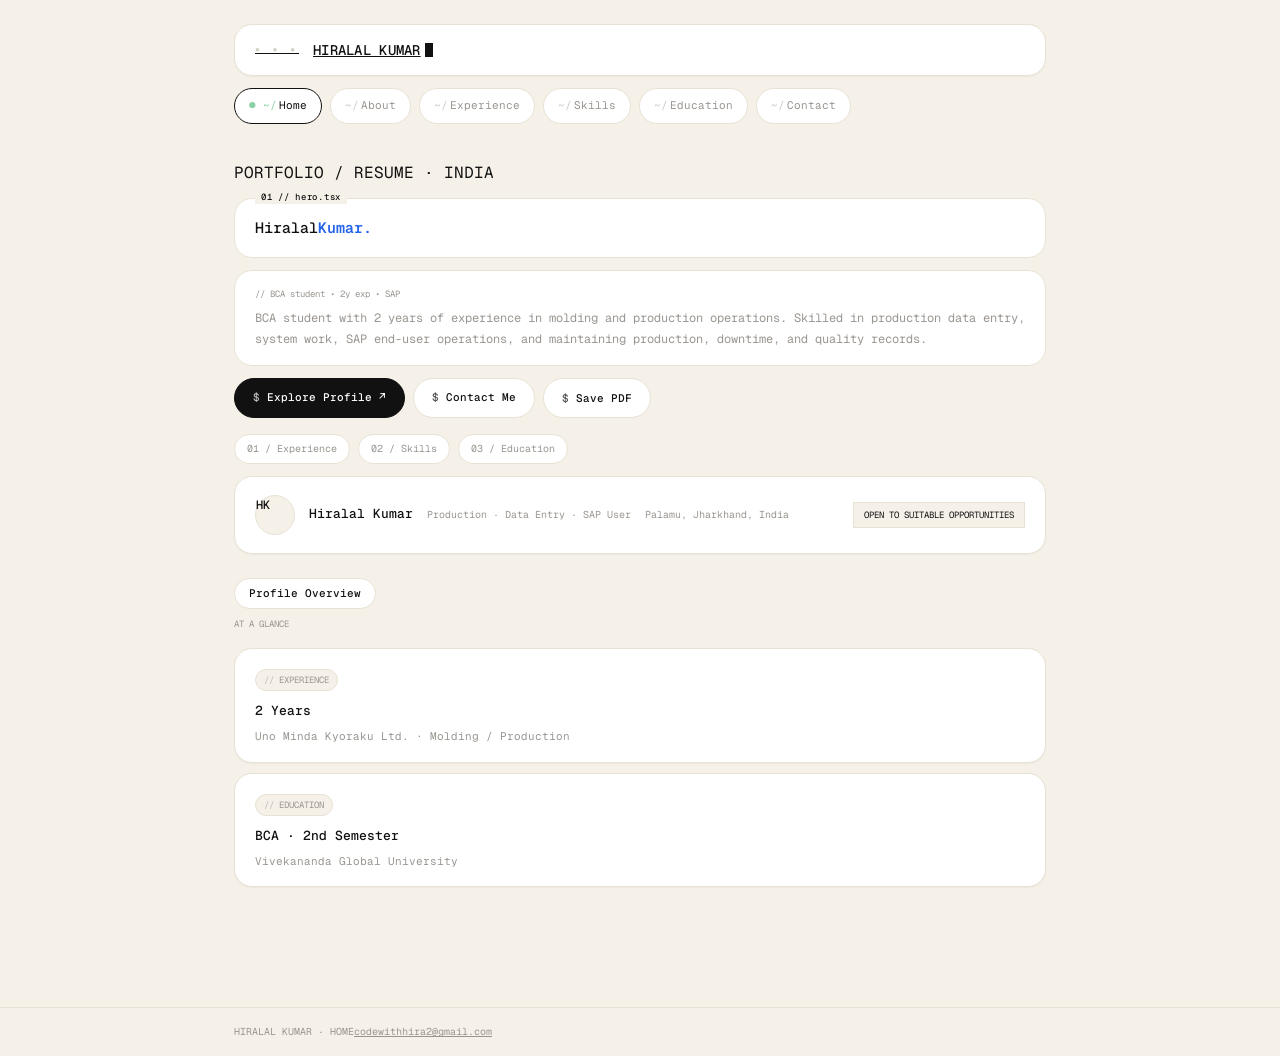
<file: index.html>
<!doctype html>
<html lang="en"><head><meta charset="utf-8"><meta name="viewport" content="width=device-width,initial-scale=1"><meta name="description" content="Home — Hiralal Kumar portfolio."><title>Home | Hiralal Kumar</title><link rel="stylesheet" href="style.css"></head>
<body><header><div class="wrap nav"><a class="brand" href="index.html">HIRALAL KUMAR<span>.</span></a><nav><a class="active" href="index.html">Home</a><a class="" href="about.html">About</a><a class="" href="experience.html">Experience</a><a class="" href="skills.html">Skills</a><a class="" href="education.html">Education</a><a class="" href="contact.html">Contact</a></nav></div></header><main class="wrap">
<div class="orbit"></div>
<div class="hero">
 <div><div class="eyebrow">PORTFOLIO / RESUME · INDIA</div><h1>Hiralal<br><em>Kumar.</em></h1>
 <p class="lead">BCA student with 2 years of experience in molding and production operations. Skilled in production data entry, system work, SAP end-user operations, and maintaining production, downtime, and quality records.</p>
 <div class="actions"><a class="btn" href="about.html">Explore Profile ↗</a><a class="btn secondary" href="contact.html">Contact Me</a><button class="btn secondary" onclick="window.print()">Save PDF</button></div>
 <div class="quick-links"><a href="experience.html">01 / Experience</a><a href="skills.html">02 / Skills</a><a href="education.html">03 / Education</a></div></div>
 <aside class="profile-card"><div class="avatar">HK</div><h2>Hiralal Kumar</h2><p>Production · Data Entry · SAP User</p><p>Palamu, Jharkhand, India</p><div class="status"><span class="dot"></span> OPEN TO SUITABLE OPPORTUNITIES</div></aside>
</div>
<section><div class="section-head"><h2 class="section-title">Profile Overview</h2><p>AT A GLANCE</p></div><div class="grid">
 <div class="card"><div class="meta">EXPERIENCE</div><h3>2 Years</h3><p>Uno Minda Kyoraku Ltd. · Molding / Production</p></div>
 <div class="card"><div class="meta">EDUCATION</div><h3>BCA · 2nd Semester</h3><p>Vivekananda Global University</p></div>
</div></section></main><footer><div class="wrap foot"><span>HIRALAL KUMAR · HOME</span><span><a href="mailto:codewithhira2@gmail.com">codewithhira2@gmail.com</a></span></div></footer></body></html>
</file>
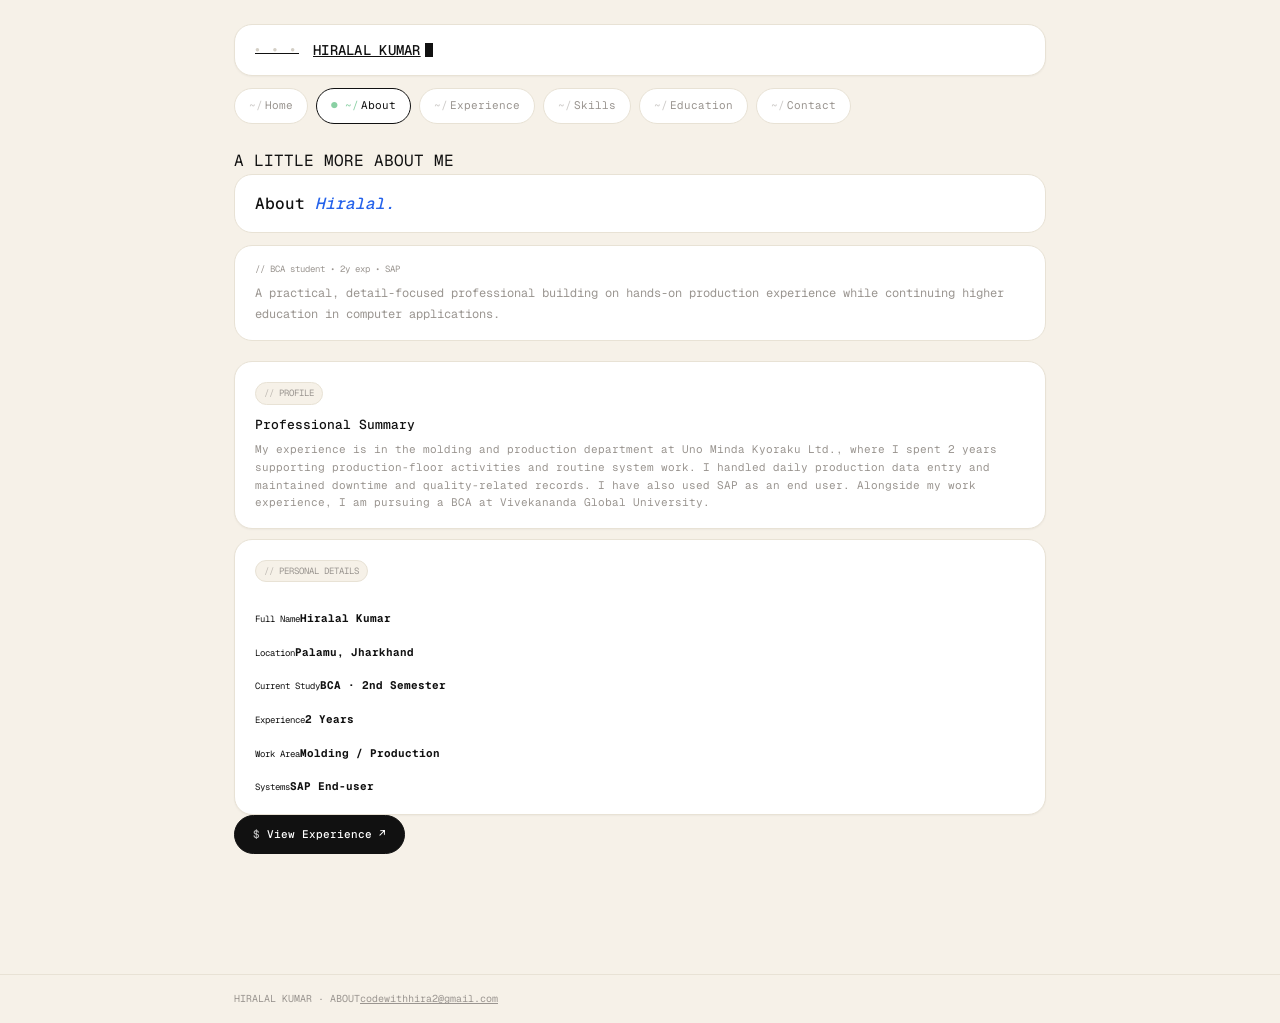
<file: about.html>
<!doctype html>
<html lang="en"><head><meta charset="utf-8"><meta name="viewport" content="width=device-width,initial-scale=1"><meta name="description" content="About — Hiralal Kumar portfolio."><title>About | Hiralal Kumar</title><link rel="stylesheet" href="style.css"></head>
<body><header><div class="wrap nav"><a class="brand" href="index.html">HIRALAL KUMAR<span>.</span></a><nav><a class="" href="index.html">Home</a><a class="active" href="about.html">About</a><a class="" href="experience.html">Experience</a><a class="" href="skills.html">Skills</a><a class="" href="education.html">Education</a><a class="" href="contact.html">Contact</a></nav></div></header><main class="wrap">
<div class="page-intro"><div class="eyebrow">A LITTLE MORE ABOUT ME</div><h1>About <em>Hiralal.</em></h1><p class="lead">A practical, detail-focused professional building on hands-on production experience while continuing higher education in computer applications.</p></div>
<div class="grid">
 <div class="card"><div class="meta">PROFILE</div><h3>Professional Summary</h3><p>My experience is in the molding and production department at Uno Minda Kyoraku Ltd., where I spent 2 years supporting production-floor activities and routine system work. I handled daily production data entry and maintained downtime and quality-related records. I have also used SAP as an end user. Alongside my work experience, I am pursuing a BCA at Vivekananda Global University.</p></div>
 <div class="card"><div class="meta">PERSONAL DETAILS</div><div class="facts">
 <div class="fact"><small>Full Name</small><strong>Hiralal Kumar</strong></div><div class="fact"><small>Location</small><strong>Palamu, Jharkhand</strong></div>
 <div class="fact"><small>Current Study</small><strong>BCA · 2nd Semester</strong></div><div class="fact"><small>Experience</small><strong>2 Years</strong></div>
 <div class="fact"><small>Work Area</small><strong>Molding / Production</strong></div><div class="fact"><small>Systems</small><strong>SAP End-user</strong></div></div></div>
</div>
<div class="actions"><a class="btn" href="experience.html">View Experience ↗</a></div></main><footer><div class="wrap foot"><span>HIRALAL KUMAR · ABOUT</span><span><a href="mailto:codewithhira2@gmail.com">codewithhira2@gmail.com</a></span></div></footer></body></html>
</file>
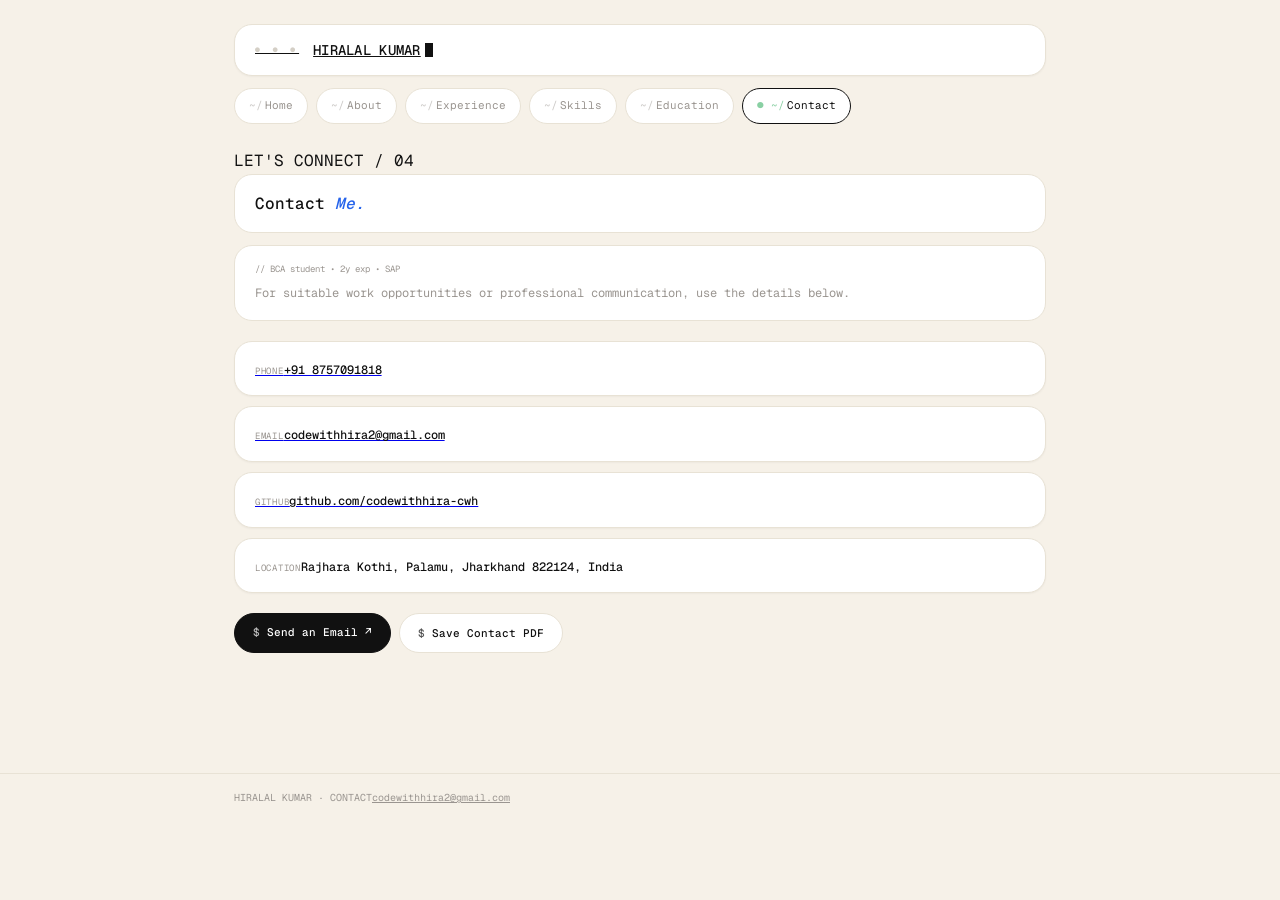
<file: contact.html>
<!doctype html>
<html lang="en"><head><meta charset="utf-8"><meta name="viewport" content="width=device-width,initial-scale=1"><meta name="description" content="Contact — Hiralal Kumar portfolio."><title>Contact | Hiralal Kumar</title><link rel="stylesheet" href="style.css"></head>
<body><header><div class="wrap nav"><a class="brand" href="index.html">HIRALAL KUMAR<span>.</span></a><nav><a class="" href="index.html">Home</a><a class="" href="about.html">About</a><a class="" href="experience.html">Experience</a><a class="" href="skills.html">Skills</a><a class="" href="education.html">Education</a><a class="active" href="contact.html">Contact</a></nav></div></header><main class="wrap">
<div class="page-intro"><div class="eyebrow">LET'S CONNECT / 04</div><h1>Contact <em>Me.</em></h1><p class="lead">For suitable work opportunities or professional communication, use the details below.</p></div>
<div class="contact-grid">
 <a class="contact-item" href="tel:+918757091818"><small>Phone</small><strong>+91 8757091818</strong></a>
 <a class="contact-item" href="mailto:codewithhira2@gmail.com"><small>Email</small><strong>codewithhira2@gmail.com</strong></a>
 <a class="contact-item" href="https://github.com/resuhira-zone" target="_blank" rel="noopener"><small>GitHub</small><strong>github.com/codewithhira-cwh</strong></a>
 <div class="contact-item"><small>Location</small><strong>Rajhara Kothi, Palamu, Jharkhand 822124, India</strong></div>
</div>
<div class="actions"><a class="btn" href="mailto:codewithhira2@gmail.com">Send an Email ↗</a><button class="btn secondary" onclick="window.print()">Save Contact PDF</button></div></main><footer><div class="wrap foot"><span>HIRALAL KUMAR · CONTACT</span><span><a href="mailto:codewithhira2@gmail.com">codewithhira2@gmail.com</a></span></div></footer></body></html>
</file>
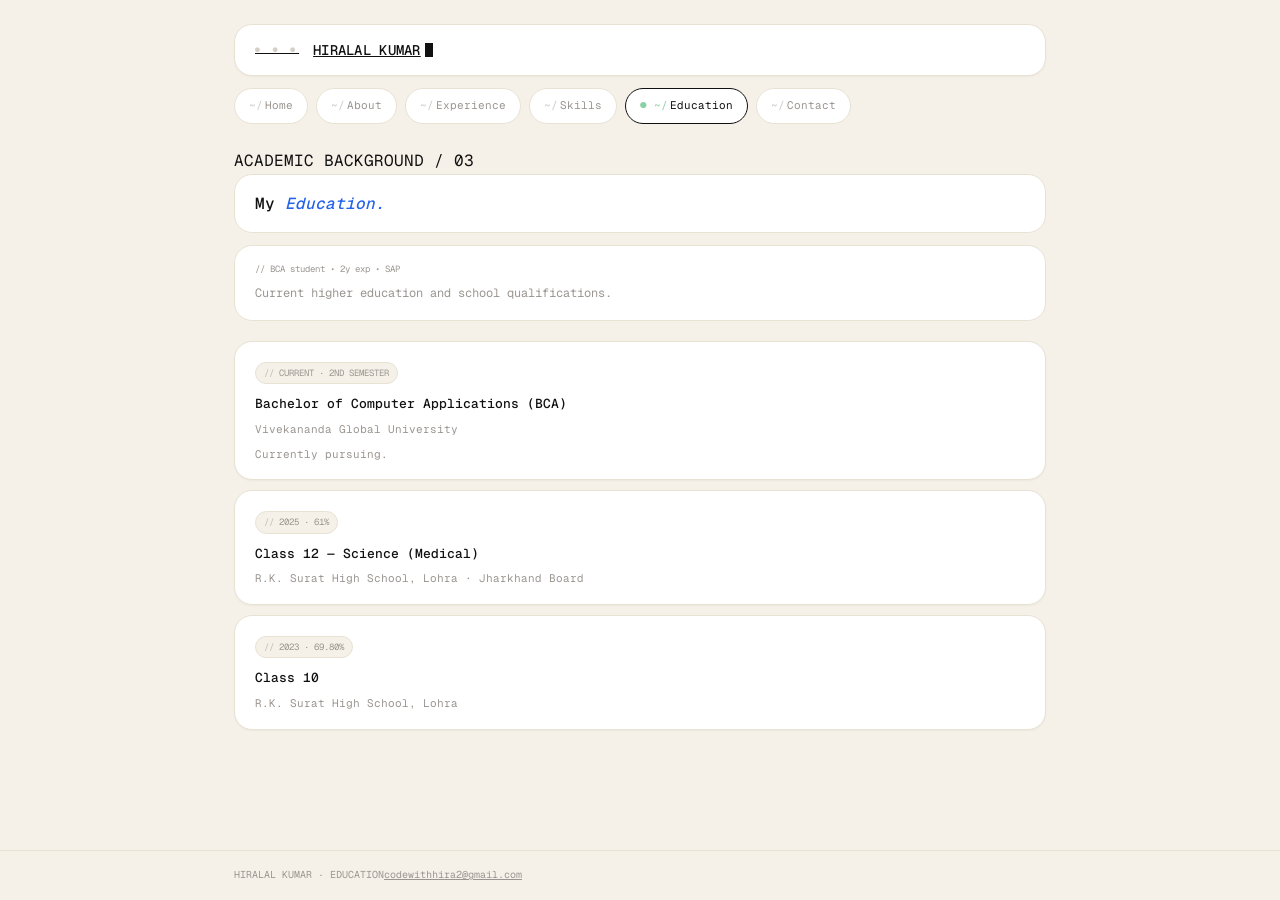
<file: education.html>
<!doctype html>
<html lang="en"><head><meta charset="utf-8"><meta name="viewport" content="width=device-width,initial-scale=1"><meta name="description" content="Education — Hiralal Kumar portfolio."><title>Education | Hiralal Kumar</title><link rel="stylesheet" href="style.css"></head>
<body><header><div class="wrap nav"><a class="brand" href="index.html">HIRALAL KUMAR<span>.</span></a><nav><a class="" href="index.html">Home</a><a class="" href="about.html">About</a><a class="" href="experience.html">Experience</a><a class="" href="skills.html">Skills</a><a class="active" href="education.html">Education</a><a class="" href="contact.html">Contact</a></nav></div></header><main class="wrap">
<div class="page-intro"><div class="eyebrow">ACADEMIC BACKGROUND / 03</div><h1>My <em>Education.</em></h1><p class="lead">Current higher education and school qualifications.</p></div>
<div class="timeline">
 <div class="card"><div class="meta">CURRENT · 2ND SEMESTER</div><h3>Bachelor of Computer Applications (BCA)</h3><p>Vivekananda Global University</p><p style="margin-top:7px">Currently pursuing.</p></div>
 <div class="grid">
  <div class="card"><div class="meta">2025 · 61%</div><h3>Class 12 — Science (Medical)</h3><p>R.K. Surat High School, Lohra · Jharkhand Board</p></div>
  <div class="card"><div class="meta">2023 · 69.80%</div><h3>Class 10</h3><p>R.K. Surat High School, Lohra</p></div>
 </div>
</div></main><footer><div class="wrap foot"><span>HIRALAL KUMAR · EDUCATION</span><span><a href="mailto:codewithhira2@gmail.com">codewithhira2@gmail.com</a></span></div></footer></body></html>
</file>
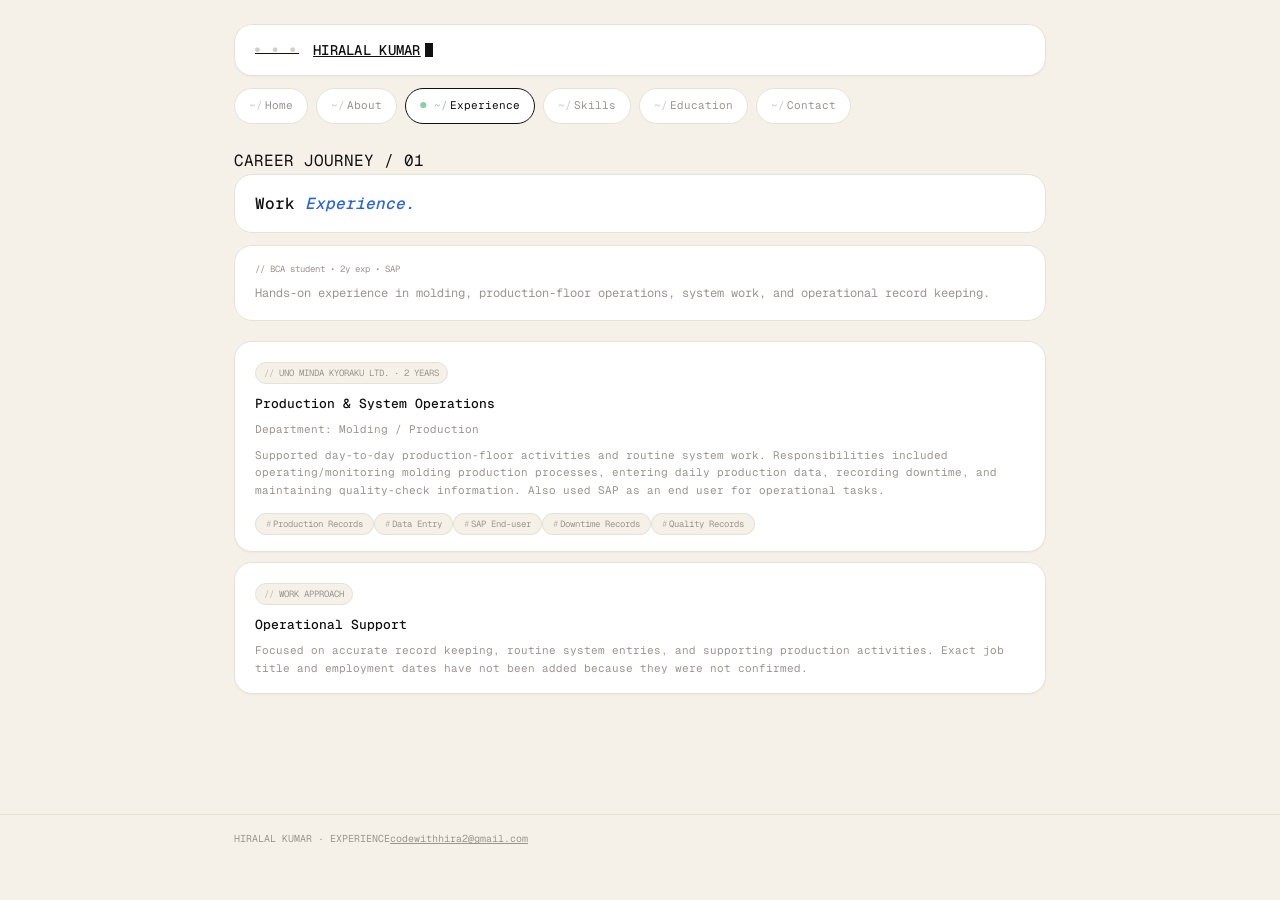
<file: experience.html>
<!doctype html>
<html lang="en"><head><meta charset="utf-8"><meta name="viewport" content="width=device-width,initial-scale=1"><meta name="description" content="Experience — Hiralal Kumar portfolio."><title>Experience | Hiralal Kumar</title><link rel="stylesheet" href="style.css"></head>
<body><header><div class="wrap nav"><a class="brand" href="index.html">HIRALAL KUMAR<span>.</span></a><nav><a class="" href="index.html">Home</a><a class="" href="about.html">About</a><a class="active" href="experience.html">Experience</a><a class="" href="skills.html">Skills</a><a class="" href="education.html">Education</a><a class="" href="contact.html">Contact</a></nav></div></header><main class="wrap">
<div class="page-intro"><div class="eyebrow">CAREER JOURNEY / 01</div><h1>Work <em>Experience.</em></h1><p class="lead">Hands-on experience in molding, production-floor operations, system work, and operational record keeping.</p></div>
<div class="timeline">
 <div class="card"><div class="meta">UNO MINDA KYORAKU LTD. · 2 YEARS</div><h3>Production & System Operations</h3><p>Department: Molding / Production</p><p style="margin-top:8px">Supported day-to-day production-floor activities and routine system work. Responsibilities included operating/monitoring molding production processes, entering daily production data, recording downtime, and maintaining quality-check information. Also used SAP as an end user for operational tasks.</p><div class="chips"><span class="chip">Production Records</span><span class="chip">Data Entry</span><span class="chip">SAP End-user</span><span class="chip">Downtime Records</span><span class="chip">Quality Records</span></div></div>
 <div class="card"><div class="meta">WORK APPROACH</div><h3>Operational Support</h3><p>Focused on accurate record keeping, routine system entries, and supporting production activities. Exact job title and employment dates have not been added because they were not confirmed.</p></div>
</div></main><footer><div class="wrap foot"><span>HIRALAL KUMAR · EXPERIENCE</span><span><a href="mailto:codewithhira2@gmail.com">codewithhira2@gmail.com</a></span></div></footer></body></html>
</file>
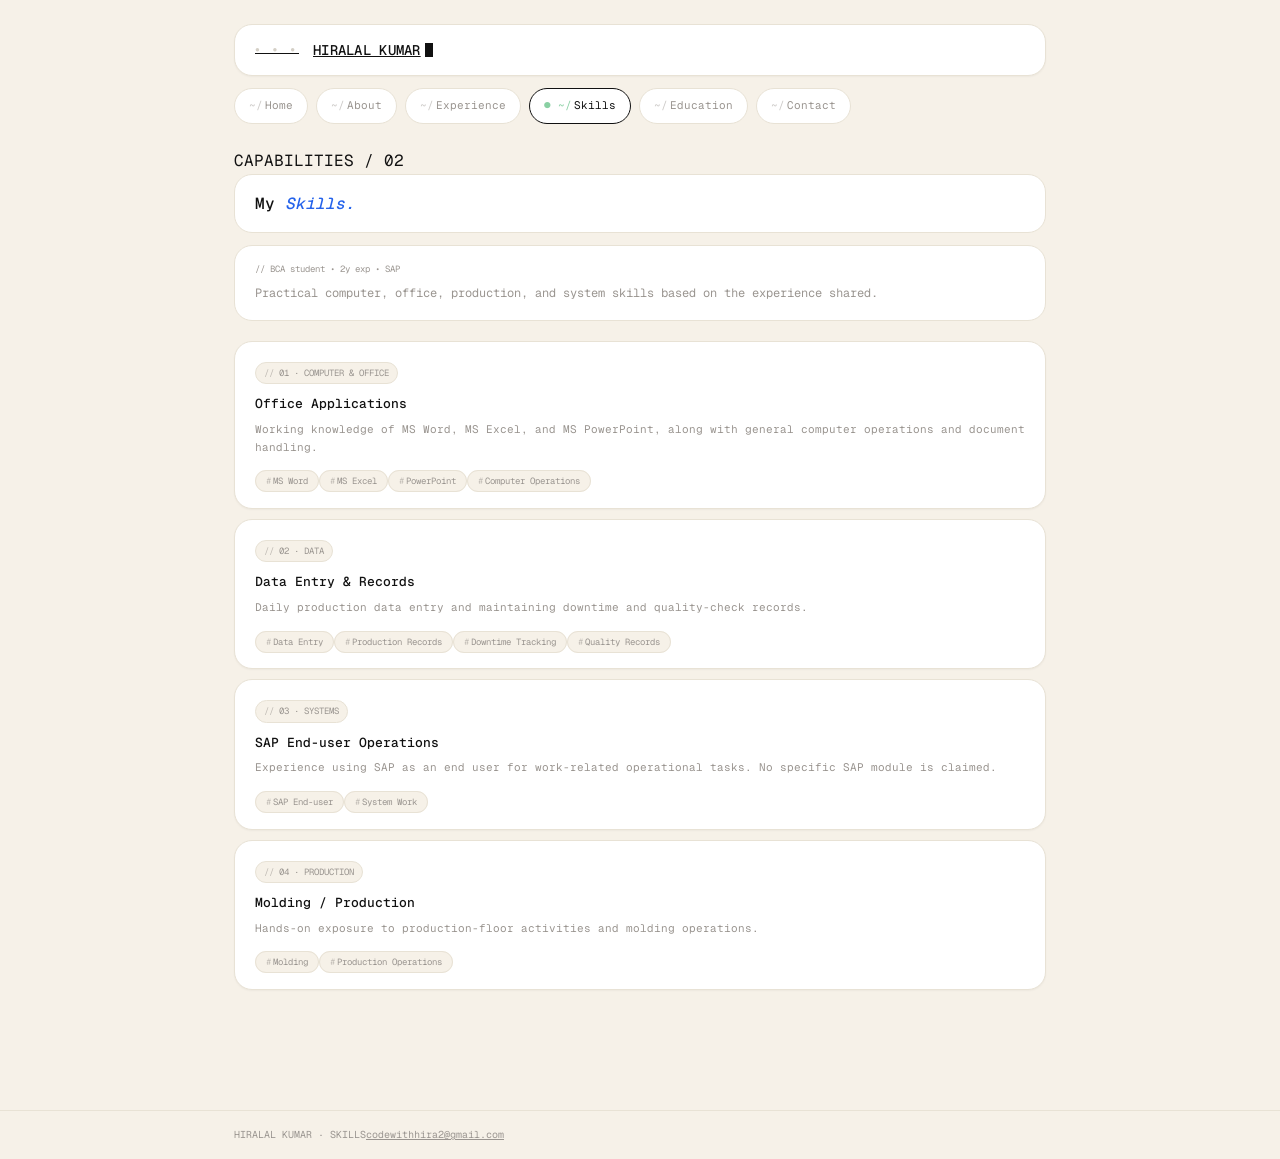
<file: skills.html>
<!doctype html>
<html lang="en"><head><meta charset="utf-8"><meta name="viewport" content="width=device-width,initial-scale=1"><meta name="description" content="Skills — Hiralal Kumar portfolio."><title>Skills | Hiralal Kumar</title><link rel="stylesheet" href="style.css"></head>
<body><header><div class="wrap nav"><a class="brand" href="index.html">HIRALAL KUMAR<span>.</span></a><nav><a class="" href="index.html">Home</a><a class="" href="about.html">About</a><a class="" href="experience.html">Experience</a><a class="active" href="skills.html">Skills</a><a class="" href="education.html">Education</a><a class="" href="contact.html">Contact</a></nav></div></header><main class="wrap">
<div class="page-intro"><div class="eyebrow">CAPABILITIES / 02</div><h1>My <em>Skills.</em></h1><p class="lead">Practical computer, office, production, and system skills based on the experience shared.</p></div>
<div class="grid">
 <div class="card"><div class="meta">01 · COMPUTER & OFFICE</div><h3>Office Applications</h3><p>Working knowledge of MS Word, MS Excel, and MS PowerPoint, along with general computer operations and document handling.</p><div class="chips"><span class="chip">MS Word</span><span class="chip">MS Excel</span><span class="chip">PowerPoint</span><span class="chip">Computer Operations</span></div></div>
 <div class="card"><div class="meta">02 · DATA</div><h3>Data Entry & Records</h3><p>Daily production data entry and maintaining downtime and quality-check records.</p><div class="chips"><span class="chip">Data Entry</span><span class="chip">Production Records</span><span class="chip">Downtime Tracking</span><span class="chip">Quality Records</span></div></div>
 <div class="card"><div class="meta">03 · SYSTEMS</div><h3>SAP End-user Operations</h3><p>Experience using SAP as an end user for work-related operational tasks. No specific SAP module is claimed.</p><div class="chips"><span class="chip">SAP End-user</span><span class="chip">System Work</span></div></div>
 <div class="card"><div class="meta">04 · PRODUCTION</div><h3>Molding / Production</h3><p>Hands-on exposure to production-floor activities and molding operations.</p><div class="chips"><span class="chip">Molding</span><span class="chip">Production Operations</span></div></div>
</div></main><footer><div class="wrap foot"><span>HIRALAL KUMAR · SKILLS</span><span><a href="mailto:codewithhira2@gmail.com">codewithhira2@gmail.com</a></span></div></footer></body></html>
</file>
<file: style.css>
/* DEVELOPER FEEL CSS - HIRA - Only CSS, No HTML Change */
@import url('https://fonts.googleapis.com/css2?family=Geist+Mono:wght@400;500;600&family=JetBrains+Mono:wght@400;500&display=swap');

:root{
  --bg:#f6f1e8;
  --card:#ffffff;
  --card-dark:#0e0e10;
  --border:#e8e2d5;
  --text:#111111;
  --muted:#9a9590;
  --blue:#2563eb;
  --green:#16a34a;
  --violet:#7c3aed;
  --pill:18px;
}

*{margin:0;padding:0;box-sizing:border-box}
body{
  font-family:'Geist Mono','JetBrains Mono',monospace !important;
  background:var(--bg) !important;
  color:var(--text);
  line-height:1.6;
  -webkit-font-smoothing:antialiased;
}

/* Add terminal dots via CSS ::before */
header{
  background:transparent !important;
  border:none !important;
  padding:24px 0 12px !important;
  backdrop-filter:none !important;
}
.wrap.nav{
  max-width:860px !important;
  margin:0 auto !important;
  padding:0 24px !important;
  display:flex !important;
  flex-direction:column !important;
  gap:12px !important;
}
.brand{
  font-family:'Geist Mono',monospace !important;
  font-size:14px !important;
  font-weight:500 !important;
  letter-spacing:0.02em !important;
  color:var(--text) !important;
  background:var(--card) !important;
  border:1.5px solid var(--border) !important;
  border-radius:var(--pill) !important;
  padding:14px 20px !important;
  width:100% !important;
  max-width:100% !important;
  box-shadow:0 1px 2px rgba(0,0,0,0.04) !important;
  position:relative !important;
  display:flex !important;
  align-items:center !important;
}
.brand::before{
  content:'● ● ●';
  font-size:8px;letter-spacing:4px;
  color:#d4cfc6;
  margin-right:14px;
  font-family:monospace;
}
.brand::after{
  content:'';
  width:8px;height:14px;
  background:var(--text);
  margin-left:4px;
  animation:blink 1s step-end infinite;
  display:inline-block;
}
@keyframes blink{0%,50%{opacity:1}51%,100%{opacity:0}}
.brand span{display:none !important}

nav{display:flex !important;gap:8px !important;flex-wrap:wrap !important}
nav a{
  font-family:'Geist Mono',monospace !important;
  font-size:11px !important;
  color:var(--muted) !important;
  background:var(--card) !important;
  border:1px solid var(--border) !important;
  border-radius:999px !important;
  padding:8px 14px !important;
  text-decoration:none !important;
  transition:all 0.2s !important;
}
nav a::before{content:'~/';opacity:0.5;margin-right:2px}
nav a:hover,nav a.active{
  color:var(--text) !important;
  border-color:var(--text) !important;
  background:var(--card) !important;
}
nav a.active::before{content:'● ~/';color:var(--green)}

.wrap{max-width:860px !important;margin:0 auto !important;padding:0 24px !important}
main.wrap{padding:12px 24px 80px !important}

/* All cards as code pills */
.hero{
  display:flex !important;
  flex-direction:column !important;
  gap:12px !important;
  margin:12px 0 24px !important;
}
.hero>div:first-child{display:contents !important}
.hero h1{
  font-family:'Geist Mono',monospace !important;
  font-size:15px !important;
  font-weight:500 !important;
  line-height:1.5 !important;
  letter-spacing:0 !important;
  background:var(--card) !important;
  border:1.5px solid var(--border) !important;
  border-radius:var(--pill) !important;
  padding:18px 20px !important;
  color:var(--text) !important;
  -webkit-text-fill-color:var(--text) !important;
  position:relative !important;
}
.hero h1::before{
  content:'01 // hero.tsx';font-size:9px;color:var(--muted);position:absolute;top:-8px;left:20px;background:var(--bg);padding:0 6px;letter-spacing:0.08em;
}
.hero h1 br{display:none !important}
.hero h1 em{
  font-style:normal !important;
  color:var(--blue) !important;
  -webkit-text-fill-color:var(--blue) !important;
  font-weight:600 !important;
}

.lead{
  font-family:'Geist Mono',monospace !important;
  font-size:12px !important;
  line-height:1.7 !important;
  color:var(--muted) !important;
  background:var(--card) !important;
  border:1.5px solid var(--border) !important;
  border-radius:var(--pill) !important;
  padding:16px 20px !important;
  max-width:100% !important;
}
.lead::before{
  content:'// BCA student • 2y exp • SAP';font-size:9px;color:var(--muted);display:block;margin-bottom:6px;
}

.actions{display:flex !important;gap:8px !important;flex-wrap:wrap !important;margin:0 !important}
.btn{
  font-family:'Geist Mono',monospace !important;
  font-size:11px !important;
  font-weight:500 !important;
  border-radius:999px !important;
  padding:10px 18px !important;
  border:1.5px solid var(--text) !important;
  background:var(--text) !important;
  color:var(--card) !important;
  text-decoration:none !important;
  box-shadow:none !important;
}
.btn::before{content:'$ ';opacity:0.7}
.btn.secondary{
  background:var(--card) !important;
  color:var(--text) !important;
  border-color:var(--border) !important;
}
.btn:hover{transform:none !important;box-shadow:0 2px 8px rgba(0,0,0,0.08) !important}

.quick-links{display:flex !important;gap:8px !important;margin-top:4px !important}
.quick-links a{
  font-family:'Geist Mono',monospace !important;
  font-size:10px !important;
  color:var(--muted) !important;
  background:var(--card) !important;
  border:1px solid var(--border) !important;
  border-radius:999px !important;
  padding:6px 12px !important;
  text-decoration:none !important;
}

/* Profile Card - as code comment */
.profile-card{
  width:100% !important;height:auto !important;
  border-radius:var(--pill) !important;
  background:var(--card) !important;
  border:1.5px solid var(--border) !important;
  padding:18px 20px !important;
  box-shadow:0 1px 2px rgba(0,0,0,0.04) !important;
  display:flex !important;flex-direction:row !important;
  align-items:center !important;gap:14px !important;
  text-align:left !important;
}
.profile-card::before{display:none !important}
.avatar{
  width:40px !important;height:40px !important;
  border-radius:50% !important;
  background:var(--bg) !important;
  border:1.5px solid var(--border) !important;
  color:var(--text) !important;
  font-size:12px !important;
  font-weight:500 !important;
  box-shadow:none !important;
  margin:0 !important;
}
.profile-card h2{font-family:'Geist Mono',monospace !important;font-size:13px !important;font-weight:500 !important;margin:0 !important}
.profile-card p{font-size:10px !important;color:var(--muted) !important}
.status{
  margin-left:auto !important;margin-top:0 !important;
  font-size:9px !important;
  background:var(--bg) !important;
  border:1px solid var(--border) !important;
  padding:5px 10px !important;
}
.dot{width:5px !important;height:5px !important}

/* Section */
.page-intro{margin-bottom:20px !important;text-align:left !important}
.page-intro h1{
  font-family:'Geist Mono',monospace !important;
  font-size:16px !important;
  font-weight:500 !important;
  background:var(--card) !important;
  border:1.5px solid var(--border) !important;
  border-radius:var(--pill) !important;
  padding:16px 20px !important;
  display:block !important;
  -webkit-text-fill-color:var(--text) !important;
}
.page-intro h1 em{color:var(--blue) !important;-webkit-text-fill-color:var(--blue) !important}
.page-intro .lead{margin-top:12px !important}

.section-head{margin-bottom:16px !important;padding:0 !important;border:none !important;display:block !important}
.section-title{
  font-family:'Geist Mono',monospace !important;
  font-size:11px !important;font-weight:500 !important;
  background:var(--card) !important;
  border:1px solid var(--border) !important;
  border-radius:999px !important;
  padding:6px 14px !important;
  display:inline-block !important;
}
.section-head p{font-family:'Geist Mono',monospace !important;font-size:9px !important;color:var(--muted) !important;margin-top:8px !important}

.grid{display:flex !important;flex-direction:column !important;gap:10px !important}
.card{
  width:100% !important;height:auto !important;
  border-radius:var(--pill) !important;
  background:var(--card) !important;
  border:1.5px solid var(--border) !important;
  padding:16px 20px !important;
  box-shadow:0 1px 2px rgba(0,0,0,0.04) !important;
  text-align:left !important;
  align-items:flex-start !important;
  justify-content:flex-start !important;
}
.card::before{display:none !important}
.card:hover{transform:none !important;box-shadow:0 2px 8px rgba(0,0,0,0.06) !important;border-color:#d0d0cc !important}

.meta{
  font-size:9px !important;
  color:var(--muted) !important;
  background:var(--bg) !important;
  border:1px solid var(--border) !important;
  border-radius:999px !important;
  padding:3px 8px !important;
  display:inline-block !important;
  margin-bottom:10px !important;
}
.meta::before{content:'// ';opacity:0.6}

.card h3{font-family:'Geist Mono',monospace !important;font-size:13px !important;font-weight:500 !important;margin-bottom:6px !important}
.card p{font-family:'Geist Mono',monospace !important;font-size:11px !important;color:var(--muted) !important;line-height:1.6 !important;max-width:100% !important}

.chips{gap:6px !important;max-width:100% !important;margin-top:10px !important}
.chip{
  font-family:'Geist Mono',monospace !important;
  font-size:9px !important;
  background:var(--bg) !important;
  border:1px solid var(--border) !important;
  color:var(--muted) !important;
  border-radius:999px !important;
  padding:4px 10px !important;
}
.chip::before{content:'#';opacity:0.5;margin-right:2px}

.timeline{display:flex !important;flex-direction:column !important;gap:10px !important}
.timeline .card{width:100% !important;height:auto !important}

.contact-grid{display:flex !important;flex-direction:column !important;gap:10px !important;margin:20px 0 !important}
.contact-item{
  width:100% !important;height:auto !important;
  border-radius:var(--pill) !important;
  background:var(--card) !important;
  border:1.5px solid var(--border) !important;
  padding:14px 20px !important;
  text-align:left !important;
  align-items:flex-start !important;
  box-shadow:0 1px 2px rgba(0,0,0,0.04) !important;
}
.contact-item:hover{transform:none !important;box-shadow:0 2px 8px rgba(0,0,0,0.06) !important}
.contact-item small{font-size:9px !important;color:var(--muted) !important;text-transform:uppercase !important;letter-spacing:0.08em !important}
.contact-item strong{font-size:12px !important;font-weight:500 !important;color:var(--text) !important}

.facts{display:flex !important;flex-direction:column !important;gap:8px !important;margin-top:12px !important;max-width:100% !important}
.fact{text-align:left !important}
.fact small{font-size:9px !important}
.fact strong{font-size:11px !important}

footer{border-top:1px solid var(--border) !important;background:transparent !important;margin-top:40px !important;padding:16px 0 !important;backdrop-filter:none !important}
.foot{max-width:860px !important;margin:0 auto !important;padding:0 24px !important;font-family:'Geist Mono',monospace !important;font-size:10px !important;color:var(--muted) !important}
.foot a{color:var(--muted) !important}

.orbit{display:none !important}
</file>
